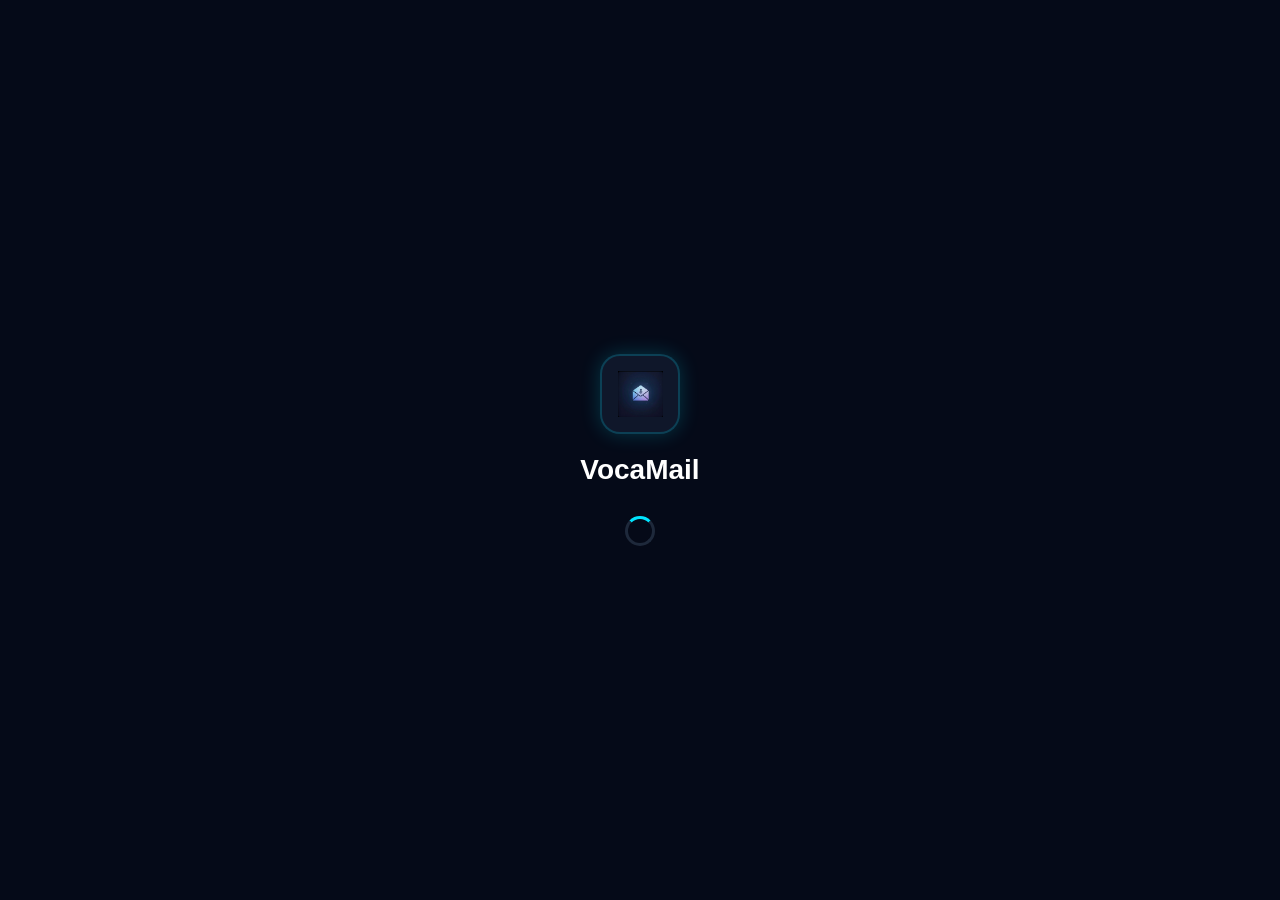
<file: index.html>
<!DOCTYPE html>
<html lang="en">
<head>
    <meta charset="UTF-8">
    <meta name="viewport" content="width=device-width, initial-scale=1.0">
    <title>VocaMail - Sign In</title>
    <link rel="stylesheet" href="style.css">
    </head>
<body>
    <div class="main-wrapper">
        <div class="header">
            <div class="logo-box">
                <img src="logo.png" alt="Logo"> </div>
            <h1>VocaMail</h1>
            <p>Smarter Email Through Voice & AI</p>
        </div>

        <div class="login-card">
            <h2>Sign In</h2>
            
            <form id="loginForm">
                <div class="input-group">
                    <label>EMAIL</label>
                    <input type="email" id="loginEmail" placeholder="demo@vocamail.ai" required>
                </div>

                <div class="input-group">
                    <label>PASSWORD</label>
                    <input type="password" id="loginPassword" placeholder="••••••" required>
                </div>

                <button type="submit" class="sign-in-btn">Sign In</button>
            </form>

            <p class="footer-text">Don't have an account? <a href="signup.html">Sign Up</a></p>
        </div>
        
        <p class="demo-info">Demo: demo@vocamail.ai / demo123</p>
    </div>

    <div id="splash">
        <div class="logo-box">
            <img src="logo.png" alt="Logo">
        </div>
        <h1>VocaMail</h1>
        <div class="loader"></div>
    </div>

    <script>
        // Splash screen logic (aapka original)
        setTimeout(function() {
            document.getElementById('splash').style.display = 'none';
        }, 3000);

        // Login Logic
        document.getElementById('loginForm').addEventListener('submit', function(e) {
            e.preventDefault();

            const email = document.getElementById('loginEmail').value;
            const pass = document.getElementById('loginPassword').value;

            // 1. LocalStorage se users ki list nikalna
            let users = JSON.parse(localStorage.getItem('users')) || [];

            // 2. Demo User handle karna (agar kisi ne signup nahi kiya tab bhi ye kaam karega)
            if (email === "demo@vocamail.ai" && pass === "demo123") {
                const demoUser = { name: "Demo User", email: email };
                localStorage.setItem('currentUser', JSON.stringify(demoUser));
                window.location.href = "dashboard.html"; // Aapke dashboard ka sahi naam yahan likhein
                return;
            }

            // 3. User ko verify karna
            const user = users.find(u => u.email === email && u.password === pass);

            if (user) {
                // Login successful - User session save karna
                localStorage.setItem('currentUser', JSON.stringify(user));
                alert("Welcome back, " + user.name + "!");
                window.location.href = "dashboard.html"; // Redirect to Inbox/Dashboard
            } else {
                // Galat details
                alert("Invalid Email or Password! Please try again or Sign Up.");
            }
        });
    </script>
</body>
</html>
</file>
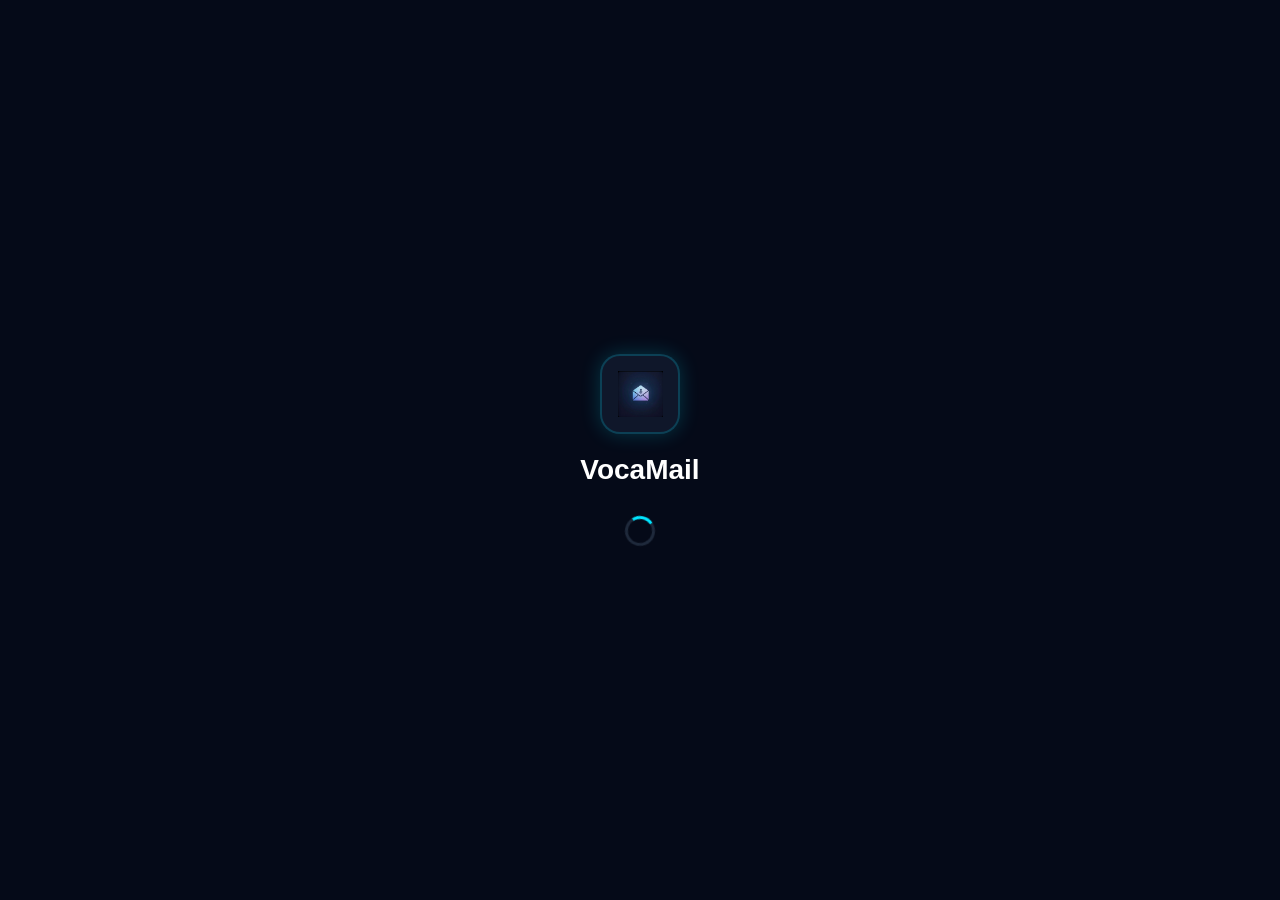
<file: dashboard.html>
<!DOCTYPE html>
<html lang="en">
<head>
  <meta charset="UTF-8">
  <meta name="viewport" content="width=device-width, initial-scale=1.0">
  <title>VocaMail - Dashboard</title>
  <link rel="stylesheet" href="https://cdnjs.cloudflare.com/ajax/libs/font-awesome/6.5.0/css/all.min.css">
  
  <style>
    * { margin: 0; padding: 0; box-sizing: border-box; font-family: 'Segoe UI', sans-serif; }
    body { background: #020617; color: white; min-height: 100vh; overflow-x: hidden; }

    .navbar { 
      display: flex; justify-content: space-between; align-items: center; 
      padding: 15px 20px; background: #0f172a; border-bottom: 1px solid #1e293b;
    }
    .nav-left { display: flex; align-items: center; gap: 20px; }
    .nav-left i { font-size: 20px; cursor: pointer; color: #94a3b8; }
    
    .search-box { display: none; background: #1e293b; border-radius: 8px; padding: 5px 15px; margin-left: 10px; }
    .search-box input { background: transparent; border: none; color: white; outline: none; padding: 5px; }

    .nav-right .avatar { 
      width: 35px; height: 35px; background: #0891b2; border-radius: 50%; 
      display: flex; align-items: center; justify-content: center; font-weight: bold; font-size: 14px;
      cursor: pointer;
    }

    .main-content { display: flex; flex-direction: column; align-items: center; justify-content: center; min-height: 80vh; text-align: center; padding: 20px; }
    .mic-icon-large { width: 120px; height: 120px; background: rgba(34, 211, 238, 0.1); border-radius: 50%; display: flex; align-items: center; justify-content: center; margin-bottom: 25px; border: 2px solid #22d3ee; box-shadow: 0 0 20px rgba(34, 211, 238, 0.2); cursor: pointer; }
    .mic-icon-large i { font-size: 40px; color: #22d3ee; }
    
    .sidebar { position: fixed; top: 0; left: -300px; width: 280px; height: 100%; background: #0f172a; z-index: 2000; transition: 0.3s ease; padding: 20px; border-right: 1px solid #1e293b; }
    .sidebar.active { left: 0; }
    .sidebar-header { display: flex; justify-content: space-between; align-items: center; color: #22d3ee; margin-bottom: 25px; }
    .compose-btn { background: #22d3ee; color: #020617; border: none; padding: 12px; border-radius: 12px; font-weight: bold; margin-bottom: 25px; cursor: pointer; width: 100%; }
    .user-card-sidebar { background: #1e293b; padding: 12px; border-radius: 12px; display: flex; align-items: center; gap: 10px; margin-bottom: 20px; cursor: pointer; }
    .menu-links a { display: flex; align-items: center; gap: 12px; padding: 12px; color: #94a3b8; text-decoration: none; border-radius: 10px; margin-bottom: 5px; }
    .menu-links a.active, .menu-links a:hover { background: rgba(34, 211, 238, 0.1); color: #22d3ee; }
    .sidebar-overlay { position: fixed; top: 0; left: 0; width: 100%; height: 100%; background: rgba(0,0,0,0.7); display: none; z-index: 1500; }
    .sidebar-overlay.active { display: block; }
    .float-mic { position: fixed; bottom: 30px; right: 30px; width: 60px; height: 60px; background: #22d3ee; border-radius: 50%; display: flex; align-items: center; justify-content: center; color: #020617; font-size: 24px; cursor: pointer; box-shadow: 0 4px 15px rgba(34, 211, 238, 0.4); }
    
    /* Dropdown Animation */
    .action-dropdown { animation: fadeIn 0.2s ease-out; }
    @keyframes fadeIn { from { opacity: 0; transform: translateY(-10px); } to { opacity: 1; transform: translateY(0); } }
  </style>
</head>
<body>

  <div id="sidebar" class="sidebar">
    <div class="sidebar-header">
      <div style="display:flex; align-items:center; gap:10px; font-weight:bold;"><i class="fas fa-microphone"></i> VocaMail</div>
      <i class="fas fa-times" id="close-btn" style="cursor:pointer;"></i>
    </div>
    <button class="compose-btn" onclick="location.href='mic.html'"><i class="fas fa-plus"></i> Compose Email</button>
    <div class="user-card-sidebar" onclick="showUserProfile()">
      <div class="avatar" id="sidebar-avatar" style="width:35px; height:35px; background:#0891b2; border-radius:50%; display:flex; align-items:center; justify-content:center; font-weight:bold;">--</div>
      <div style="font-size:12px;">
        <strong id="display-name" style="display:block;">Loading...</strong>
        <span id="display-email" style="color:#64748b;">Loading...</span>
      </div>
    </div>
    <nav class="menu-links">
      <a href="dashboard.html" class="active"><i class="fas fa-inbox"></i> Inbox</a>
      <a href="sent.html"><i class="fas fa-paper-plane"></i> Sent</a>
      <a href="draft.html"><i class="fas fa-file-alt"></i> Drafts</a>
      <a href="setting.html"><i class="fas fa-cog"></i> Settings</a>
      <a href="index.html" onclick="logout()" style="color:#f87171;"><i class="fas fa-sign-out-alt"></i> Logout</a>
    </nav>
  </div>

  <div id="overlay" class="sidebar-overlay"></div>

  <header class="navbar">
    <div class="nav-left">
      <i class="fas fa-bars" id="burger-menu"></i>
      <i class="fas fa-search" id="search-trigger" style="margin-left: 15px;"></i>
      <div class="search-box" id="search-box"><input type="text" placeholder="Search emails..."></div>
    </div>
    <div style="font-weight:600; font-size:18px;">Inbox</div>
    <div class="nav-right">
        <div class="avatar" id="nav-avatar" onclick="showUserProfile()" style="width:35px; height:35px; background:#0891b2; border-radius:50%; display:flex; align-items:center; justify-content:center; font-weight:bold; cursor:pointer;">--</div>
    </div>
  </header>

  <main class="main-content" id="main-container">
    <div class="mic-icon-large" onclick="location.href='mic.html'"><i class="fas fa-microphone"></i></div>
    <h1 id="welcome-msg">No Emails Yet</h1>
    <p>Start by sending your first voice email. Tap the mic button below!</p>
  </main>

  <div class="float-mic" onclick="location.href='mic.html'"><i class="fas fa-microphone"></i></div>

 <script>
    window.onload = function() {
        const currentUser = JSON.parse(localStorage.getItem('currentUser'));
        if (!currentUser) {
            window.location.href = "index.html";
            return;
        }
        document.getElementById('display-name').innerText = currentUser.name;
        document.getElementById('display-email').innerText = currentUser.email;
        const initials = currentUser.name.split(' ').map(n => n[0]).join('').toUpperCase();
        document.getElementById('sidebar-avatar').innerText = initials;
        document.getElementById('nav-avatar').innerText = initials;
        renderEmails();
    };

    function renderEmails() {
        const mainContainer = document.getElementById('main-container');
        const allEmails = JSON.parse(localStorage.getItem('allEmails')) || [];
        // FILTER: Jo draft ya trash nahi hain wahi inbox mein dikhenge
        const inboxEmails = allEmails.filter(email => email.status !== 'draft' && email.status !== 'trash');

        if (inboxEmails.length > 0) {
            mainContainer.innerHTML = ""; 
            mainContainer.style.justifyContent = "flex-start";
            mainContainer.style.height = "auto";
            mainContainer.style.paddingTop = "20px";

            inboxEmails.forEach(email => {
                const card = document.createElement('div');
                card.style.cssText = `background: #0f172a; border: 1px solid #1e293b; width: 100%; max-width: 800px; padding: 15px 20px; border-radius: 12px; margin-bottom: 12px; display: flex; justify-content: space-between; align-items: center; position: relative;`;
                card.innerHTML = `
                    <div style="text-align: left; flex: 1;">
                        <div style="color: #22d3ee; font-weight: bold; font-size: 13px;">To: ${email.receiver}</div>
                        <div style="font-size: 16px; margin: 4px 0; color: white;">${email.subject}</div>
                        <div style="color: #64748b; font-size: 13px;">${email.message.substring(0, 50)}...</div>
                    </div>
                    <div style="display: flex; align-items: center; gap: 15px;">
                        <div style="color: #64748b; font-size: 12px;">${email.time}</div>
                        <div style="position: relative;">
                            <i class="fas fa-ellipsis-v" onclick="toggleActionMenu(event, ${email.id})" style="cursor: pointer; color: #94a3b8; padding: 5px;"></i>
                            <div id="menu-${email.id}" class="action-dropdown" style="display: none; position: absolute; right: 0; top: 25px; 
                            background: #1e293b; border: 1px solid #334155; border-radius: 8px; z-index: 100; min-width: 120px; box-shadow: 0 4px 15px rgba(0,0,0,0.5);">
                                <div onclick="replyEmail(${email.id}, '${email.receiver}', '${email.subject}', \`${email.message}\`)" 
                                style="padding: 10px; color: #22d3ee; cursor: pointer; border-bottom: 1px solid #334155; font-size: 14px;">
                                 <i class="fas fa-reply"></i> Reply</div>
                                <div onclick="deleteEmail(${email.id})" style="padding: 10px; color: #f87171; cursor: pointer; font-size: 14px;">
                                    <i class="fas fa-trash"></i> Delete
                                </div>
                            </div>
                        </div>
                    </div>`;
                mainContainer.appendChild(card);
            });
        } else {
            mainContainer.innerHTML = `<div class="mic-icon-large" onclick="location.href='mic.html'"><i class="fas fa-microphone"></i></div><h1>No Emails Yet</h1><p>Start by sending your first voice email.</p>`;
        }
    }

    function deleteEmail(id) {
        let allEmails = JSON.parse(localStorage.getItem('allEmails')) || [];
        allEmails = allEmails.map(email => {
            if(email.id === id) email.status = 'draft'; 
            return email;
        });
        localStorage.setItem('allEmails', JSON.stringify(allEmails));
        alert("Moved to Drafts!");
        renderEmails();
    }

    function toggleActionMenu(event, id) {
        event.stopPropagation();
        document.querySelectorAll('.action-dropdown').forEach(el => {
            if(el.id !== 'menu-' + id) el.style.display = 'none';
        });
        const menu = document.getElementById('menu-' + id);
        menu.style.display = menu.style.display === 'block' ? 'none' : 'block';
    }

    // Dashboard.html ke script mein ye update karein
function replyEmail(id, receiver, subject, message) {
    const replyData = {
        id: id,
        to: receiver,
        subject: "Re: " + subject,
        message: message // Ye line important hai content dikhane ke liye
    };
    localStorage.setItem('replyToData', JSON.stringify(replyData));
    window.location.href = 'replay.html';
    

}

// Aur jahan loop chal raha hai renderEmails mein, wahan onclick aise update karein:
// onclick="replyEmail(${email.id}, '${email.receiver}', '${email.subject}', '${email.message}')"

    window.onclick = () => document.querySelectorAll('.action-dropdown').forEach(el => el.style.display = 'none');
    
    const burger = document.getElementById('burger-menu'), sidebar = document.getElementById('sidebar'), overlay = document.getElementById('overlay'), closeBtn = document.getElementById('close-btn');
    burger.onclick = () => { sidebar.classList.add('active'); overlay.classList.add('active'); };
    const hideSidebar = () => { sidebar.classList.remove('active'); overlay.classList.remove('active'); };
    closeBtn.onclick = hideSidebar; overlay.onclick = hideSidebar;

    document.getElementById('search-trigger').onclick = () => {
        const sb = document.getElementById('search-box');
        sb.style.display = (sb.style.display === 'block') ? 'none' : 'block';
    };

    function showUserProfile() {
        const user = JSON.parse(localStorage.getItem('currentUser'));
        alert(`Account Details:\nName: ${user.name}\nEmail: ${user.email}`);
    }

    function logout() {
        localStorage.removeItem('currentUser');
        window.location.href = "index.html";
    }
</script>
</file>
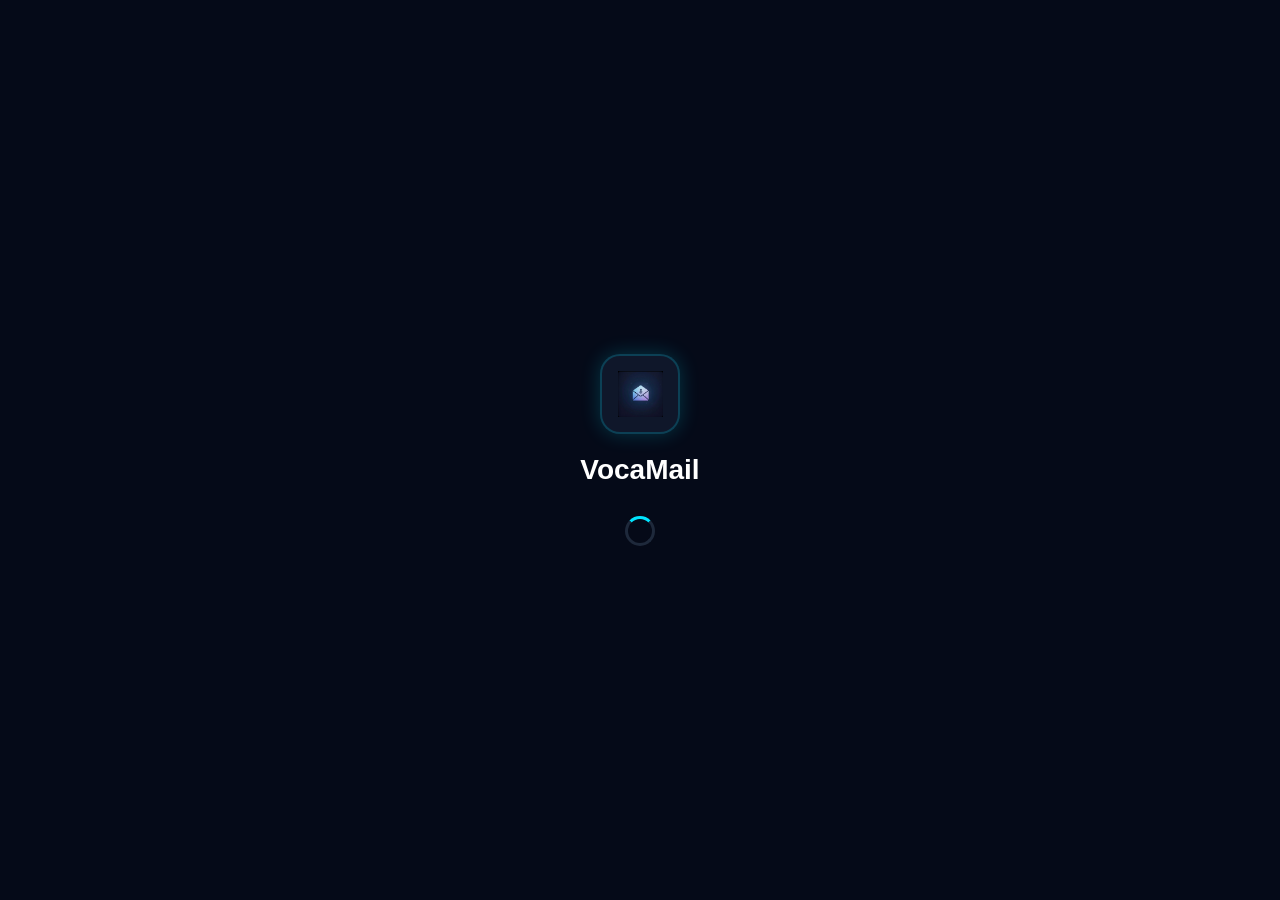
<file: draft.html>
<!DOCTYPE html>
<html lang="en">
<head>
    <meta charset="UTF-8">
    <meta name="viewport" content="width=device-width, initial-scale=1.0">
    <title>Drafts - VocaMail</title>
    <link rel="stylesheet" href="style.css">
    <link href="https://cdnjs.cloudflare.com/ajax/libs/font-awesome/6.5.0/css/all.min.css" rel="stylesheet">
    <style>
        /* Search Box styling - Pehle ki tarah hidden */
        .search-container {
            display: none;
            background: #1e293b;
            border-radius: 8px;
            padding: 5px 12px;
            margin-left: 10px;
        }
        .search-container input {
            background: transparent; border: none; color: white; outline: none; width: 150px;
        }
        .nav-left { display: flex; align-items: center; }
        .avatar, .user-card-sidebar, .avatar-sidebar { cursor: pointer; }
    </style>
</head>

<body>

<div id="sidebar" class="sidebar">
    <div class="sidebar-header">
        <div class="sidebar-logo">
            <i class="fas fa-microphone"></i>
            <span>VocaMail</span>
        </div>
        <i class="fas fa-times" id="close-btn" style="cursor:pointer;"></i>
    </div>

    <button class="compose-btn" onclick="location.href='mic.html'">
        <i class="fas fa-pencil-alt"></i> Compose Email
    </button>

    <div class="user-card-sidebar" onclick="showUserProfile()">
        <div class="avatar-sidebar" id="side-avatar">--</div>
        <div class="user-info-sidebar">
            <strong id="side-name">Loading...</strong>
            <span id="side-email">Loading...</span>
        </div>
    </div>

    <nav class="menu-links">
        <a href="dashboard.html"><i class="fas fa-inbox"></i> Inbox</a>
        <a href="sent.html"><i class="fas fa-paper-plane"></i> Sent</a>
        <a href="draft.html" class="active"><i class="fas fa-file-alt"></i> Drafts</a>
        <div class="menu-divider"></div>
        <a href="setting.html"><i class="fas fa-cog"></i> Settings</a>
        <a href="#" onclick="logout()" class="logout-link"><i class="fas fa-sign-out-alt"></i> Logout</a>
    </nav>
</div>

<div id="overlay" class="sidebar-overlay"></div>

<header class="navbar">
    <div class="nav-left">
        <i class="fas fa-bars" id="burger-menu" style="cursor:pointer;"></i>
        <i class="fas fa-search" id="search-icon" style="cursor:pointer; margin-left: 20px;"></i>
        <div class="search-container" id="search-box">
            <input type="text" placeholder="Search drafts...">
        </div>
    </div>

    <div class="nav-title" style="font-weight: 600; font-size: 18px;">
        Drafts
    </div>

    <div class="nav-right">
        <div class="avatar" id="top-avatar" onclick="showUserProfile()">--</div>
    </div>
</header>

<main class="main-content">
    <div class="center-box" style="display: flex; flex-direction: column; align-items: center; justify-content: center; height: 70vh; text-align: center;">
        <div class="mic-glow" onclick="location.href='mic.html'" style="width: 120px; height: 120px; background: rgba(34, 211, 238, 0.1); border-radius: 50%; display: flex; align-items: center; justify-content: center; margin-bottom: 25px; border: 2px solid #22d3ee; cursor: pointer;">
            <i class="fas fa-microphone" style="font-size: 40px; color: #22d3ee;"></i>
        </div>

        <h1>No Drafts</h1>
        <p style="color: #64748b; max-width: 300px; margin: 0 auto;">
            You don't have any saved drafts. 
            Drafts are saved automatically when you stop composing.
        </p>
    </div>
</main>

<button class="floating-mic" onclick="location.href='mic.html'">
    <i class="fas fa-microphone"></i>
</button>

<script>
    const burger = document.getElementById('burger-menu'), sidebar = document.getElementById('sidebar'), overlay = document.getElementById('overlay'), closeBtn = document.getElementById('close-btn');
    burger.onclick = () => { sidebar.classList.add('active'); overlay.classList.add('active'); };
    const hideSidebar = () => { sidebar.classList.remove('active'); overlay.classList.remove('active'); };
    closeBtn.onclick = hideSidebar; overlay.onclick = hideSidebar;

    window.onload = function() {
        const user = JSON.parse(localStorage.getItem('currentUser'));
        if (user) {
            document.getElementById('side-name').innerText = user.name;
            document.getElementById('side-email').innerText = user.email;
            const initials = user.name.split(' ').map(n => n[0]).join('').toUpperCase();
            document.getElementById('side-avatar').innerText = initials;
            document.getElementById('top-avatar').innerText = initials;
            renderDrafts(); // Correct function call
        } else {
            window.location.href = "index.html";
        }
    };

    function renderDrafts() {
        const mainContent = document.querySelector('.main-content');
        const allEmails = JSON.parse(localStorage.getItem('allEmails')) || [];
        // FILTER: Sirf wahi dikhao jinka status 'draft' hai
        const draftEmails = allEmails.filter(email => email.status === 'draft');

        if (draftEmails.length > 0) {
            mainContent.innerHTML = "";
            mainContent.style.display = "block";
            mainContent.style.padding = "20px";

            draftEmails.forEach(email => {
                const card = document.createElement('div');
                card.style.cssText = `background: #0f172a; border: 1px solid #1e293b; padding: 15px 20px; border-radius: 12px; margin-bottom: 12px; display: flex; justify-content: space-between; align-items: center; text-align: left; max-width: 800px; margin-left: auto; margin-right: auto;`;
                card.innerHTML = `
                    <div>
                        <div style="color: #22d3ee; font-weight: bold; font-size: 13px;">Draft To: ${email.receiver}</div>
                        <div style="font-size: 16px; margin: 4px 0; color: white;">${email.subject}</div>
                        <div style="color: #64748b; font-size: 13px;">${email.message.substring(0, 50)}...</div>
                    </div>
                    <div style="color: #64748b; font-size: 12px;">${email.time}</div>`;
                mainContent.appendChild(card);
            });
        }
    }

    const searchIcon = document.getElementById('search-icon'), searchBox = document.getElementById('search-box');
    searchIcon.onclick = () => {
        searchBox.style.display = (searchBox.style.display === 'block') ? 'none' : 'block';
        if(searchBox.style.display === 'block') searchBox.querySelector('input').focus();
    };

    function showUserProfile() {
        const user = JSON.parse(localStorage.getItem('currentUser'));
        if(user) alert(`Drafts Owner:\nName: ${user.name}\nEmail: ${user.email}`);
    }

    function logout() {
        localStorage.removeItem('currentUser');
        window.location.href = "index.html";
    }
</script>
</file>
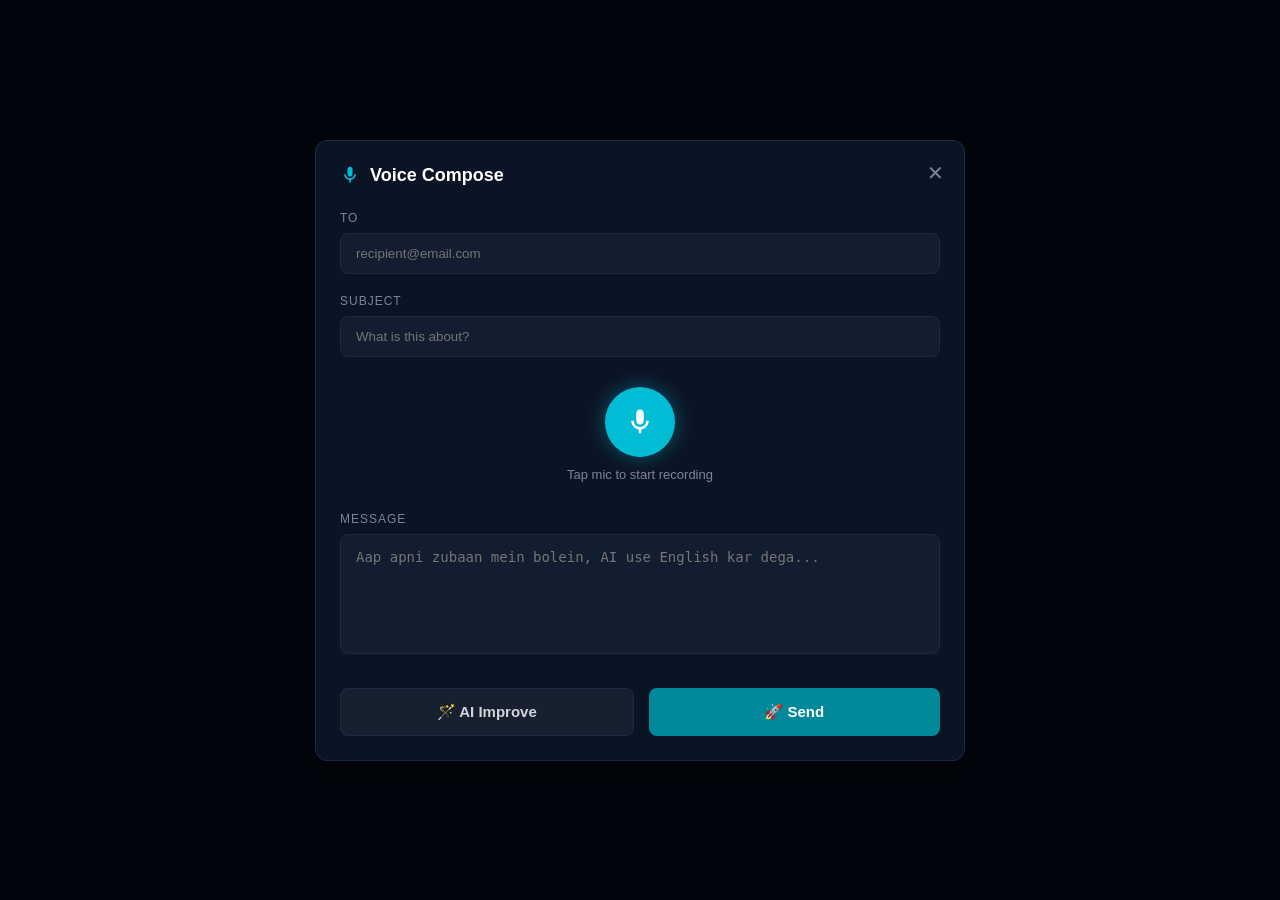
<file: mic.html>
<!DOCTYPE html>
<html lang="en">
<head>
    <meta charset="UTF-8">
    <meta name="viewport" content="width=device-width, initial-scale=1.0">
    <title>Voice Compose Modal</title>
    <style>
        /* Aapka Original CSS (Bina kisi badlav ke) */
        :root { --bg-body: #02060c; --bg-modal: #0b1424; --input-bg: #121d2f; --accent-cyan: #00bcd4; --text-gray: #7a869a; --border-color: #1c2b41; }
        body { background-color: var(--bg-body); color: white; font-family: 'Inter', sans-serif; margin: 0; display: flex; justify-content: center; align-items: center; height: 100vh; }
        .modal { background-color: var(--bg-modal); width: 600px; border-radius: 12px; padding: 24px; position: relative; box-shadow: 0 10px 40px rgba(0,0,0,0.5); border: 1px solid var(--border-color); }
        .header { display: flex; align-items: center; margin-bottom: 25px; font-size: 18px; font-weight: 600; }
        .header svg { margin-right: 10px; fill: var(--accent-cyan); }
        .close-btn { position: absolute; right: 20px; top: 20px; color: var(--text-gray); cursor: pointer; font-size: 20px; }
        .field-label { font-size: 12px; color: var(--text-gray); margin-bottom: 8px; text-transform: uppercase; letter-spacing: 1px; }
        .input-group { margin-bottom: 20px; }
        input, textarea { width: 100%; background: var(--input-bg); border: 1px solid var(--border-color); border-radius: 8px; padding: 12px 15px; color: white; box-sizing: border-box; outline: none; }
        textarea { height: 120px; resize: none; font-size: 14px; line-height: 1.5; }
        .mic-container { text-align: center; margin: 30px 0; }
        .mic-button { width: 70px; height: 70px; background: var(--accent-cyan); border-radius: 50%; border: none; cursor: pointer; box-shadow: 0 0 20px rgba(0, 188, 212, 0.4); display: flex; justify-content: center; align-items: center; margin: 0 auto; transition: 0.3s; }
        .mic-button.listening { animation: pulse 1.5s infinite; background: #ff3b3b; box-shadow: 0 0 20px rgba(255, 59, 59, 0.4); }
        .mic-instruction { color: var(--text-gray); font-size: 13px; margin-top: 10px; }
        .footer-btns { display: flex; justify-content: space-between; margin-top: 30px; gap: 15px; }
        .btn { padding: 14px 0; border-radius: 8px; cursor: pointer; font-weight: 600; font-size: 15px; border: none; display: flex; align-items: center; justify-content: center; flex: 1; transition: 0.2s; }
        .btn-ai { background: rgba(255, 255, 255, 0.05); color: #d1d5db; border: 1px solid var(--border-color); }
        .btn-send { background: #00899b; color: white; }
        @keyframes pulse { 0% { transform: scale(1); } 50% { transform: scale(1.1); } 100% { transform: scale(1); } }
    </style>
</head>
<body>

    <div class="modal">
        <span class="close-btn" onclick="window.location.href='dashboard.html'">✕</span>
        
        <div class="header">
            <svg width="20" height="20" viewBox="0 0 24 24"><path d="M12 14c1.66 0 3-1.34 3-3V5c0-1.66-1.34-3-3-3S9 3.34 9 5v6c0 1.66 1.34 3 3 3z"/><path d="M17 11c0 2.76-2.24 5-5 5s-5-2.24-5-5H5c0 3.53 2.61 6.43 6 6.92V21h2v-3.08c3.39-.49 6-3.39 6-6.92h-2z"/></svg>
            Voice Compose
        </div>

        <div class="input-group">
            <div class="field-label">To</div>
            <input type="email" id="email-to" placeholder="recipient@email.com">
        </div>

        <div class="input-group">
            <div class="field-label">Subject</div>
            <input type="text" id="email-subject" placeholder="What is this about?">
        </div>

        <div class="mic-container">
            <button class="mic-button" id="mic-trigger">
                <svg width="30" height="30" fill="white" viewBox="0 0 24 24"><path d="M12 14c1.66 0 3-1.34 3-3V5c0-1.66-1.34-3-3-3S9 3.34 9 5v6c0 1.66 1.34 3 3 3z"/><path d="M17 11c0 2.76-2.24 5-5 5s-5-2.24-5-5H5c0 3.53 2.61 6.43 6 6.92V21h2v-3.08c3.39-.49 6-3.39 6-6.92h-2z"/></svg>
            </button>
            <div class="mic-instruction" id="mic-status">Tap mic to start recording</div>
        </div>

        <div class="input-group">
            <div class="field-label">Message</div>
            <textarea id="email-message" placeholder="Aap apni zubaan mein bolein, AI use English kar dega..."></textarea>
        </div>

        <div class="footer-btns">
            <button class="btn btn-ai" onclick="improveAI()">🪄 AI Improve</button>
            <button class="btn btn-send" onclick="sendEmail()">🚀 Send</button>
        </div>
    </div>

<script>
const micBtn = document.getElementById('mic-trigger');
const statusText = document.getElementById('mic-status');
const messageArea = document.getElementById('email-message');
const subjectArea = document.getElementById('email-subject');

const SpeechRecognition = window.SpeechRecognition || window.webkitSpeechRecognition;
let isListening = false;
let recognition;

if (SpeechRecognition) {

    recognition = new SpeechRecognition();

    // 🔥 Best setting for Hindi + Urdu + English in Roman output
    recognition.lang = 'EN-IN';

    recognition.continuous = true;
    recognition.interimResults = true;

    let finalTranscript = '';

    micBtn.onclick = () => {

        if (!isListening) {
            finalTranscript = ''; // reset every new recording
            recognition.start();
            isListening = true;
            micBtn.classList.add('listening');
            statusText.innerText = "Listening... Bolna shuru karein";
        } else {
            recognition.stop();
            isListening = false;
            micBtn.classList.remove('listening');
            statusText.innerText = "Stopped. Tap again to record.";
        }
    };

    recognition.onresult = (event) => {

        let interimTranscript = '';

        for (let i = event.resultIndex; i < event.results.length; ++i) {

            let transcript = event.results[i][0].transcript.trim();

            // 🔥 Double word prevention
            if (event.results[i].isFinal) {

                if (!finalTranscript.endsWith(transcript + " ")) {
                    finalTranscript += transcript + " ";
                }

            } else {
                interimTranscript = transcript;
            }
        }

        // 🔥 Real-time update (no repetition)
        messageArea.value = (finalTranscript + interimTranscript)
            .replace(/\s+/g, ' ')   // extra spaces remove
            .trim();
    };

    recognition.onerror = (event) => {
        micBtn.classList.remove('listening');
        isListening = false;
        statusText.innerText = "Error: " + event.error;
    };

    recognition.onend = () => {
        if (isListening) {
            recognition.start(); // auto-restart to prevent audio cut
        }
    };

} else {
    statusText.innerText = "Browser not supported";
}

    
 // --- 2. Advanced AI Translation & Improvement (Updated) ---
async function improveAI() {

    const rawText = messageArea.value.trim();
    if (!rawText) return alert("Pehle message likho ya bolo.");

    statusText.innerText = "✨ AI improving...";

    const API_KEY = "AIzaSyBBVg1wVljQ3xiXLxN_fV0mBZJYA9DSCtw";

    try {
        // --- Updated URL and Fetch Logic ---
const response = await fetch(
    `https://generativelanguage.googleapis.com/v1beta/models/gemini-1.5-flash:generateContent?key=${API_KEY}`, 
    {
        method: "POST",
        headers: {
            "Content-Type": "application/json"
        },
        body: JSON.stringify({
            contents: [{
                parts: [{
                    text: "Convert the following WhatsApp style message into a professional, grammatically correct English email without extra explanation. Give only the improved text:\n\n" + rawText
                }]
            }]
        })
    }
);

        const data = await response.json();

        console.log("API RESPONSE:", data);

        if (data.candidates && data.candidates.length > 0) {
            messageArea.value = data.candidates[0].content.parts[0].text;
            statusText.innerText = "✅ Improved Successfully!";
        } else {
            statusText.innerText = "⚠️ No response from AI";
        }

    } catch (error) {
        console.error(error);
        statusText.innerText = "❌ AI Error!";
    }
}

        // --- 3. Real Storage Sync (Dashboard Connection) ---
        function sendEmail() {
            const to = document.getElementById('email-to').value;
            if(!to) return alert("Recipient's email is required!");

            const newEmail = {
                id: Date.now(),
                sender: "Me",
                receiver: to,
                subject: subjectArea.value || "No Subject",
                message: messageArea.value,
                status: 'sent', // Sent box mein jayega
                time: new Date().toLocaleTimeString([], {hour: '2-digit', minute:'2-digit'})
            };

            // LocalStorage mein save karna
            let allEmails = JSON.parse(localStorage.getItem('allEmails')) || [];
            allEmails.unshift(newEmail); // Sabse upar add karo
            localStorage.setItem('allEmails', JSON.stringify(allEmails));

            alert("🚀 Email sent successfully!");
            window.location.href = 'dashboard.html';
        }
    </script>
</body>
</html>
</file>
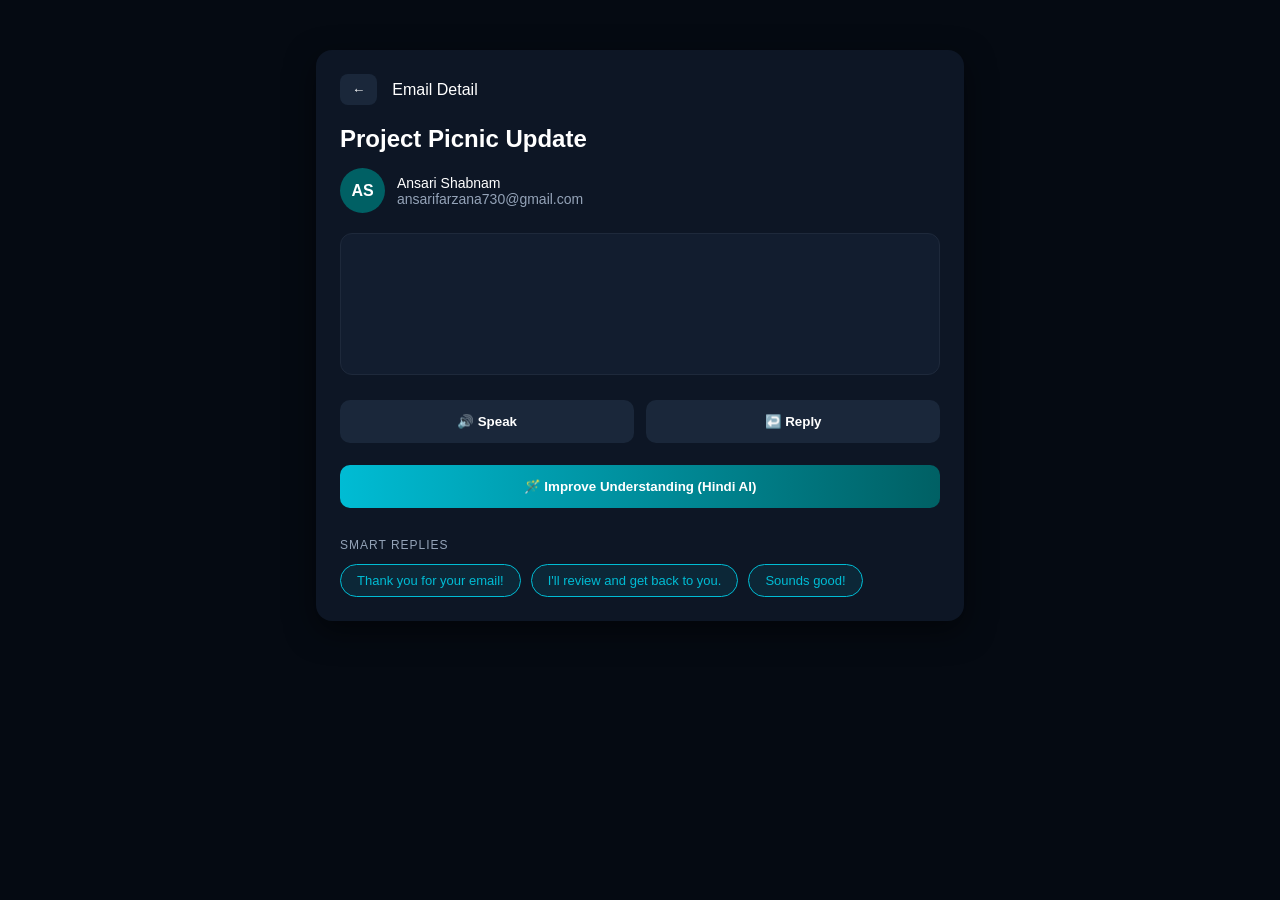
<file: replay.html>
<!DOCTYPE html>
<html lang="en">
<head>
    <meta charset="UTF-8">
    <meta name="viewport" content="width=device-width, initial-scale=1.0">
    <title>Email Detail - AI Assistant</title>
    <style>
        :root {
            --bg-dark: #050a12;
            --card-bg: #0d1625;
            --input-bg: #121d2f;
            --accent-cyan: #00bcd4;
            --text-gray: #94a3b8;
            --danger-red: #3b1e1e;
            --text-red: #ef4444;
        }

        body {
            background-color: var(--bg-dark);
            color: white;
            font-family: 'Inter', sans-serif;
            margin: 0;
            display: flex;
            justify-content: center;
            padding-top: 50px;
        }

        .email-container {
            width: 100%;
            max-width: 600px;
            background: var(--card-bg);
            border-radius: 16px;
            padding: 24px;
            box-shadow: 0 10px 30px rgba(0,0,0,0.5);
        }

        /* Header */
        .header {
            display: flex;
            align-items: center;
            margin-bottom: 20px;
        }
        .back-btn {
            background: #1a273a;
            border: none;
            color: white;
            padding: 8px 12px;
            border-radius: 8px;
            cursor: pointer;
            margin-right: 15px;
        }

        /* User Info */
        .subject-line { font-size: 24px; font-weight: bold; margin-bottom: 15px; }
        
        .sender-info {
            display: flex;
            align-items: center;
            gap: 12px;
            margin-bottom: 20px;
        }
        .avatar {
            width: 45px; height: 45px;
            background: #006064;
            border-radius: 50%;
            display: flex;
            justify-content: center;
            align-items: center;
            font-weight: bold;
        }
        .sender-details div { font-size: 14px; }
        .sender-email { color: var(--text-gray); font-size: 12px; }

        /* Message Body */
        .message-box {
            background: var(--input-bg);
            padding: 20px;
            border-radius: 12px;
            line-height: 1.6;
            margin-bottom: 25px;
            min-height: 100px;
            border: 1px solid #1e293b;
        }

        /* Action Buttons Grid */
        .actions-grid {
            display: grid;
            grid-template-columns: 1fr 1fr;
            gap: 12px;
            margin-bottom: 30px;
        }

        .btn {
            padding: 14px;
            border-radius: 10px;
            border: none;
            cursor: pointer;
            font-weight: 600;
            display: flex;
            align-items: center;
            justify-content: center;
            gap: 8px;
            color: white;
            transition: 0.2s;
        }

        .btn-secondary { background: #1a273a; }
        .btn-secondary:hover { background: #24344d; }
        .btn-delete { background: var(--danger-red); color: var(--text-red); }
        .btn-delete:hover { background: #5a2626; }

        /* Smart Replies */
        .smart-replies-title {
            font-size: 12px;
            color: var(--text-gray);
            text-transform: uppercase;
            letter-spacing: 1px;
            margin-bottom: 12px;
        }
        .smart-chips {
            display: flex;
            flex-wrap: wrap;
            gap: 10px;
        }
        .chip {
            background: rgba(0, 188, 212, 0.1);
            border: 1px solid var(--accent-cyan);
            color: var(--accent-cyan);
            padding: 8px 16px;
            border-radius: 20px;
            font-size: 13px;
            cursor: pointer;
        }
        /* reply.html ke <style> section ke andar sabse niche */
.btn-long {
    grid-column: 1 / -1; /* Dono columns ko cover karega */
    background: linear-gradient(90deg, #00bcd4, #006064) !important;
    margin-top: 10px;
}
    </style>
</head>
<body>

    <div class="email-container" id="email-page">
        <div class="header">
            <button class="back-btn">←</button>
            <span>Email Detail</span>
        </div>

        <div class="subject-line">Project Picnic Update</div>

        <div class="sender-info">
            <div class="avatar">AS</div>
            <div class="sender-details">
                <div>Ansari Shabnam</div>
                <div class="sender-email">ansarifarzana730@gmail.com</div>
            </div>
        </div>

        <div class="message-box" id="email-body"></div>

       <div class="actions-grid">
    <button class="btn btn-secondary" onclick="speakText()">
        🔊 Speak
    </button>
    
    <button class="btn btn-secondary" onclick="manualReply()">
        ↩️ Reply
    </button>

    <button class="btn btn-long" onclick="improveUnderstand()">
        🪄 Improve Understanding (Hindi AI)
    </button>
    
</div>

        <div class="smart-replies-title">Smart Replies</div>
        <div class="smart-chips">
            <div class="chip" onclick="quickSend('Thank you for your email!')">Thank you for your email!</div>
            <div class="chip" onclick="quickSend('I\'ll review and get back to you.')">I'll review and get back to you.</div>
            <div class="chip" onclick="quickSend('Sounds good!')">Sounds good!</div>
        </div>
    </div>

    <script>
        // 1. Text to Speech (Speaker Function)
        function speakText() {
            const text = document.getElementById('email-body').innerText;
            const utterance = new SpeechSynthesisUtterance(text);
            utterance.lang = 'en-US';
            utterance.rate = 0.9; // Thoda natural sound ke liye slow rate
            window.speechSynthesis.speak(utterance);
        }
        async function improveAI() {

    const rawText = messageArea.value.trim();
    if (!rawText) return alert("Pehle message likho ya bolo.");

    statusText.innerText = "✨ AI improving...";

    const API_KEY = "AIzaSyBBVg1wVljQ3xiXLxN_fV0mBZJYA9DSCtw";

    try {
        const response = await fetch(
            "https://generativelanguage.googleapis.com/v1beta/models/gemini-1.5-flash-latest:generateContent?key=" + API_KEY,
            {
                method: "POST",
                headers: {
                    "Content-Type": "application/json"
                },
                body: JSON.stringify({
                    contents: [{
                        parts: [{
                            text: "Convert the following WhatsApp style message into a professional, grammatically correct English email without extra explanation:\n\n" + rawText
                        }]
                    }]
                })
            }
        );

        const data = await response.json();

        console.log("API RESPONSE:", data);

        if (data.candidates && data.candidates.length > 0) {
            messageArea.value = data.candidates[0].content.parts[0].text;
            statusText.innerText = "✅ Improved Successfully!";
        } else {
            statusText.innerText = "⚠️ No response from AI";
        }

    } catch (error) {
        console.error(error);
        statusText.innerText = "❌ AI Error!";
    }
}
async function improveUnderstand() {
    // 1. Pura email text nikalna
    const emailBox = document.getElementById('email-body');
    const rawText = emailBox.innerText;

    // 2. Apni Nayi API Key yahan dalo (Jo aapne abhi banayi hai)
    const API_KEY = "YOUR_NEW_GEMINI_KEY"; 

    alert("AI is analyzing the email meaning...");

    try {
        const response = await fetch(
            `https://generativelanguage.googleapis.com/v1beta/models/gemini-1.5-flash:generateContent?key=${API_KEY}`,
            {
                method: "POST",
                headers: { "Content-Type": "application/json" },
                body: JSON.stringify({
                    contents: [{
                        parts: [{
                            text: "Read this email and explain its core meaning in very simple, easy-to-understand Hindi for someone who doesn't know English well: " + rawText
                        }]
                    }]
                })
            }
        );

        const data = await response.json();

        if (data.candidates && data.candidates[0].content.parts[0].text) {
            const hindiExplanation = data.candidates[0].content.parts[0].text;

            // Purani explanation box ko hatana agar hai toh
            const existingBox = document.querySelector('.ai-hindi-box');
            if(existingBox) existingBox.remove();

            // Naya explanation box screen par dikhana
            const infoBox = document.createElement('div');
            infoBox.className = "ai-hindi-box";
            infoBox.style.cssText = "margin-top:15px; padding:15px; background:#1e293b; border:1px solid #00bcd4; border-radius:12px; color:#22d3ee; font-size:14px; line-height:1.6;";
            infoBox.innerHTML = `<strong>🤖 AI Meaning (Hindi):</strong><br>${hindiExplanation}`;
            
            emailBox.appendChild(infoBox);
        }
    } catch (err) {
        console.error(err);
        alert("AI Connection Error! Please check your internet or API Key.");
    }
}




    </script>
    <script>
    // 1. Dashboard se aane wala data load karna
    window.onload = function() {
        const rawData = localStorage.getItem('replyToData');
        if (rawData) {
            const replyData = JSON.parse(rawData);
            
            // Subject line ko update karna (Dashboard se aaya hua subject)
            if(replyData.subject) {
                document.querySelector('.subject-line').innerText = replyData.subject;
            }
            
            // Sender email ko update karna
            if(replyData.to) {
                document.querySelector('.sender-email').innerText = replyData.to;
            }
            if(replyData.message) {
    document.getElementById('email-body').innerHTML = `
        <div style="border-left:3px solid #00bcd4; padding-left:10px;">
            <strong>Original Message:</strong><br><br>
            ${replyData.message}
        </div>
    `;
}
            
            // Kaam hone ke baad temporary data clear karein
            // localStorage.removeItem('replyToData'); 
        }
    };

    // 2. Back Button functionality
    document.querySelector('.back-btn').onclick = function() {
        window.location.href = 'dashboard.html';
    };

    // 3. Text to Speech (Speaker Function)
    function speakText() {
        const text = document.getElementById('email-body').innerText;
        const utterance = new SpeechSynthesisUtterance(text);
        utterance.lang = 'en-US';
        utterance.rate = 0.9;
        window.speechSynthesis.speak(utterance);
    }


    // 5. Manual Reply (Navigate to Mic page for voice reply)
    function manualReply() {
        window.location.href = 'mic.html';
    }


    function quickSend(msg) {
        alert("Sending Quick Reply: " + msg);
        window.location.href = 'dashboard.html';
    }
</script>
</body>
</html>
</file>
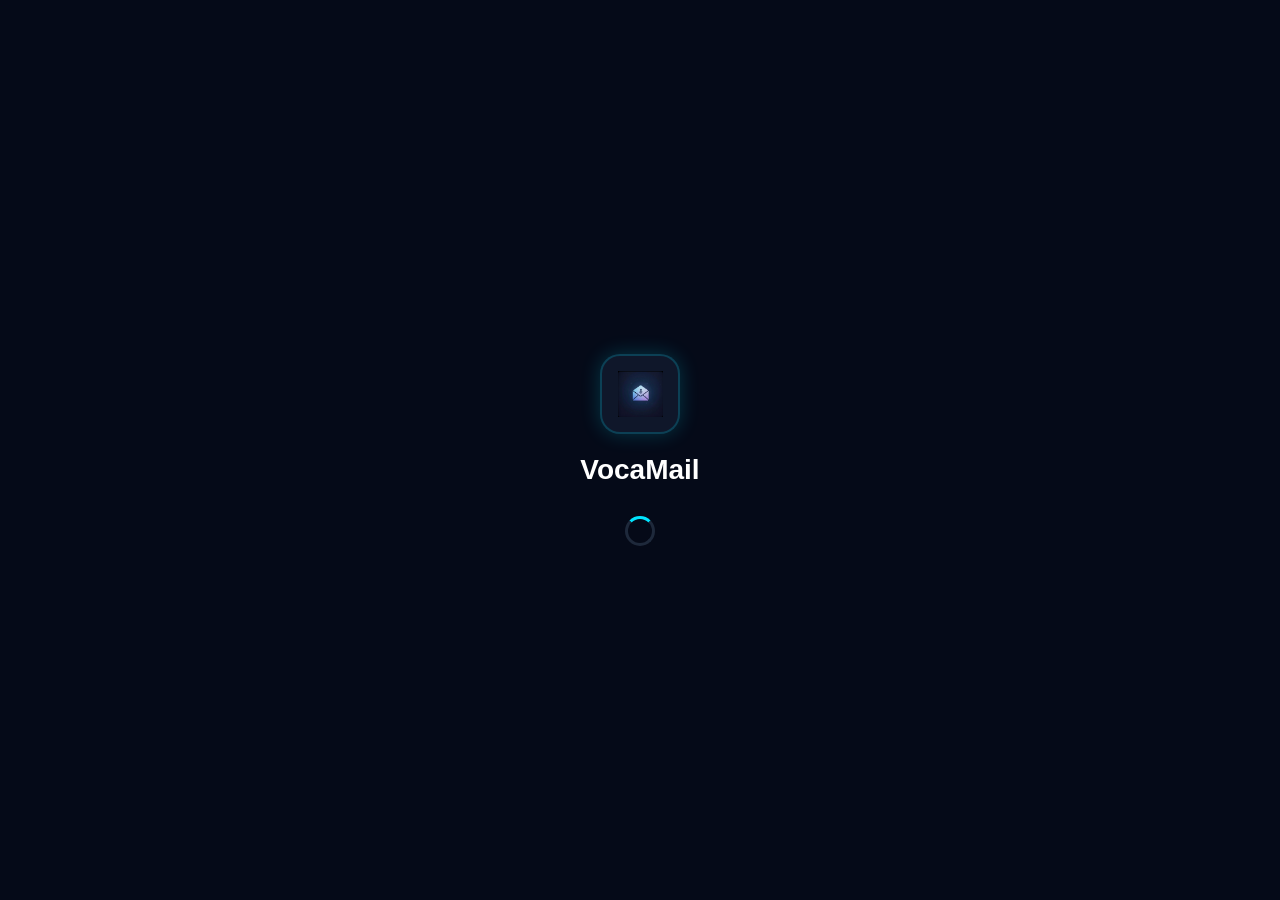
<file: sent.html>
<!DOCTYPE html>
<html lang="en">
<head>
    <meta charset="UTF-8">
    <meta name="viewport" content="width=device-width, initial-scale=1.0">
    <title>Sent - VocaMail</title>
    <link rel="stylesheet" href="style.css">
    <link href="https://cdnjs.cloudflare.com/ajax/libs/font-awesome/6.5.0/css/all.min.css" rel="stylesheet">
    <style>
        /* Search Box styling (Interface change nahi karega, bas functionality add karega) */
        .search-container {
            display: none;
            background: #1e293b;
            border-radius: 8px;
            padding: 5px 12px;
            margin-left: 10px;
        }
        .search-container input {
            background: transparent; border: none; color: white; outline: none; width: 150px;
        }
        .nav-left { display: flex; align-items: center; }
        .avatar, .user-card-sidebar { cursor: pointer; }
    </style>
</head>

<body>

<div id="sidebar" class="sidebar">
    <div class="sidebar-header">
        <div class="sidebar-logo">
            <i class="fas fa-microphone"></i>
            <span>VocaMail</span>
        </div>
        <i class="fas fa-times" id="close-btn" style="cursor:pointer;"></i>
    </div>

    <button class="compose-btn" onclick="location.href='mic.html'">
        <i class="fas fa-pencil-alt"></i> Compose Email
    </button>

    <div class="user-card-sidebar" onclick="showUserProfile()">
        <div class="avatar-sidebar" id="side-avatar">AS</div>
        <div class="user-info-sidebar">
            <strong id="side-name">Loading...</strong>
            <span id="side-email">Loading...</span>
        </div>
    </div>

    <nav class="menu-links">
        <a href="dashboard.html"><i class="fas fa-inbox"></i> Inbox</a>
        <a href="sent.html" class="active"><i class="fas fa-paper-plane"></i> Sent</a>
        <a href="draft.html"><i class="fas fa-file-alt"></i> Drafts</a>
        <div class="menu-divider"></div>
        <a href="setting.html"><i class="fas fa-cog"></i> Settings</a>
        <a href="#" onclick="logout()" class="logout-link"><i class="fas fa-sign-out-alt"></i> Logout</a>
    </nav>
</div>

<div id="overlay" class="sidebar-overlay"></div>

<header class="navbar">
    <div class="nav-left">
        <i class="fas fa-bars" id="burger-menu" style="cursor:pointer;"></i>
        <i class="fas fa-search" id="search-icon" style="cursor:pointer; margin-left: 20px;"></i>
        <div class="search-container" id="search-box">
            <input type="text" placeholder="Search sent emails...">
        </div>
    </div>

    <div class="nav-title" style="font-weight: 600; font-size: 18px;">
        Sent
    </div>

    <div class="nav-right">
        <div class="avatar" id="top-avatar" onclick="showUserProfile()">AS</div>
    </div>
</header>

<main class="main-content">
    <div class="center-box" style="display: flex; flex-direction: column; align-items: center; justify-content: center; height: 70vh; text-align: center;">
        <div class="mic-glow" onclick="location.href='mic.html'" style="width: 120px; height: 120px; background: rgba(34, 211, 238, 0.1); border-radius: 50%; display: flex; align-items: center; justify-content: center; margin-bottom: 25px; border: 2px solid #22d3ee; cursor: pointer;">
            <i class="fas fa-microphone" style="font-size: 40px; color: #22d3ee;"></i>
        </div>

        <h1>No Sent Emails</h1>
        <p style="color: #64748b; max-width: 300px; margin: 0 auto;">
            You haven't sent any voice emails yet. 
            Your sent history will appear here.
        </p>
    </div>
</main>

<button class="floating-mic" onclick="location.href='mic.html'">
    <i class="fas fa-microphone"></i>
</button>

<script>
    // 1. Sidebar Control
    const burger = document.getElementById('burger-menu');
    const sidebar = document.getElementById('sidebar');
    const overlay = document.getElementById('overlay');
    const closeBtn = document.getElementById('close-btn');

    burger.onclick = () => {
        sidebar.classList.add('active');
        overlay.classList.add('active');
    };

    const hideSidebar = () => {
        sidebar.classList.remove('active');
        overlay.classList.remove('active');
    };

    closeBtn.onclick = hideSidebar;
    overlay.onclick = hideSidebar;

// sent.html ki script mein window.onload ke andar ye function call karein

window.onload = function() {
    const user = JSON.parse(localStorage.getItem('currentUser'));
    if (user) {
        document.getElementById('side-name').innerText = user.name;
        document.getElementById('side-email').innerText = user.email;
        const initials = user.name.split(' ').map(n => n[0]).join('').toUpperCase();
        document.getElementById('side-avatar').innerText = initials;
        document.getElementById('top-avatar').innerText = initials;
        
        renderSentEmails(); // Function to show emails
    } else {
        window.location.href = "index.html";
    }
};

function renderSentEmails() {
    const mainContent = document.querySelector('.main-content');
    const allEmails = JSON.parse(localStorage.getItem('allEmails')) || [];
    const sentEmails = allEmails.filter(email => email.status === 'sent' || !email.status);

    if (sentEmails.length > 0) {
        mainContent.innerHTML = "";
        mainContent.style.display = "block";
        mainContent.style.padding = "20px";

        sentEmails.forEach(email => {
            const card = document.createElement('div');
            card.style.cssText = `background: #0f172a; border: 1px solid #1e293b; padding: 15px 20px; border-radius: 12px; margin-bottom: 12px; display: flex; justify-content: space-between; align-items: center; text-align: left; max-width: 800px; margin-left: auto; margin-right: auto;`;
            card.innerHTML = `<div><div style="color: #22d3ee; font-weight: bold; font-size: 13px;">To: ${email.receiver}</div><div style="font-size: 16px; margin: 4px 0; color: white;">${email.subject}</div><div style="color: #64748b; font-size: 13px;">${email.message.substring(0, 50)}...</div></div><div style="color: #64748b; font-size: 12px;">${email.time}</div>`;
            mainContent.appendChild(card);
        });
    }
}

    // 3. Search Bar Toggle
    const searchIcon = document.getElementById('search-icon');
    const searchBox = document.getElementById('search-box');
    searchIcon.onclick = () => {
        searchBox.style.display = (searchBox.style.display === 'block') ? 'none' : 'block';
        if(searchBox.style.display === 'block') searchBox.querySelector('input').focus();
    };

    // 4. User Profile Details
    function showUserProfile() {
        const user = JSON.parse(localStorage.getItem('currentUser'));
        alert(`User Profile:\nName: ${user.name}\nEmail: ${user.email}`);
    }

    // 5. Logout
    function logout() {
        localStorage.removeItem('currentUser');
        window.location.href = "index.html";
    }
</script>

</body>
</html>
</file>
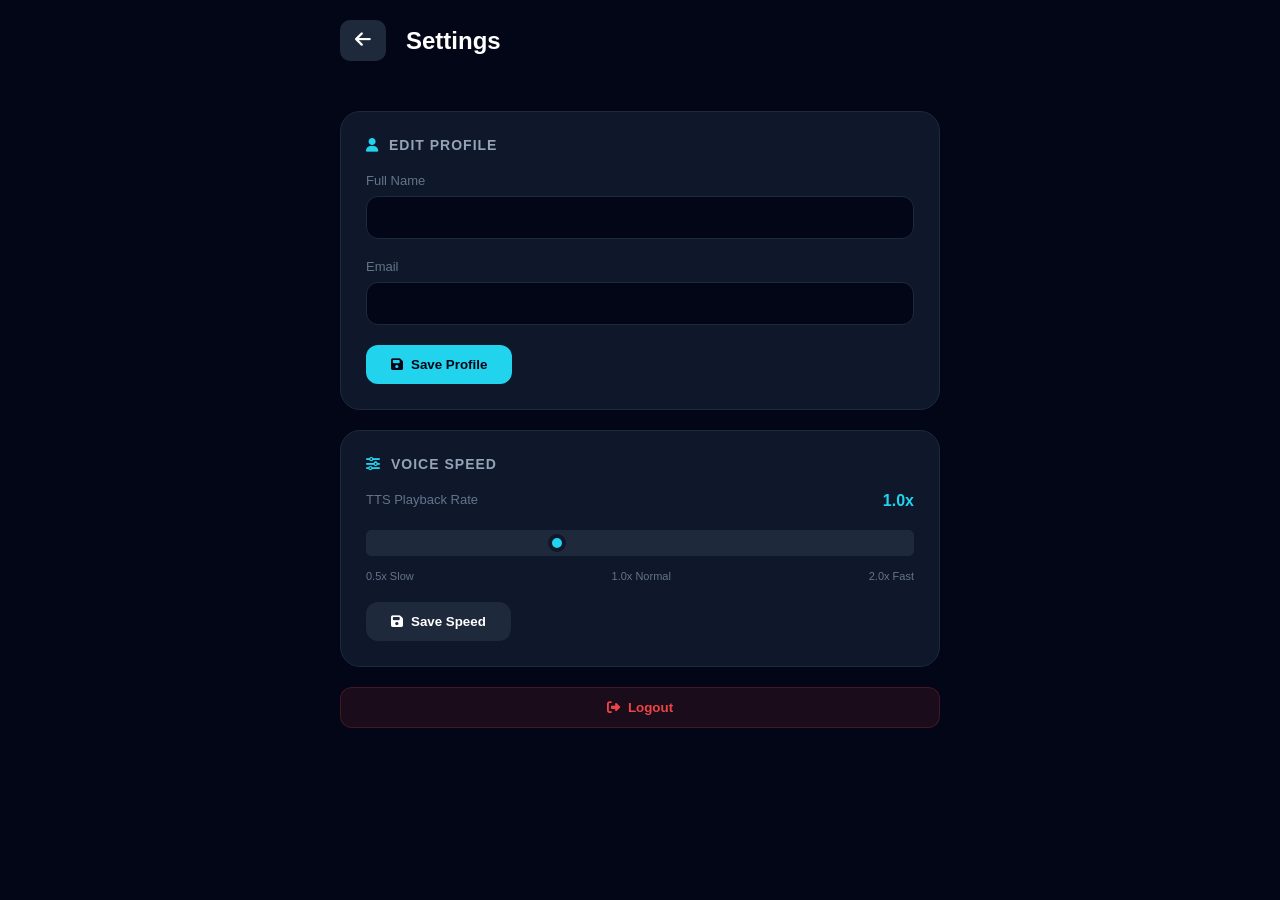
<file: setting.html>
<!DOCTYPE html>
<html lang="en">
<head>
  <meta charset="UTF-8">
  <meta name="viewport" content="width=device-width, initial-scale=1.0">
  <title>VocaMail - Settings</title>
  <link rel="stylesheet" href="https://cdnjs.cloudflare.com/ajax/libs/font-awesome/6.5.0/css/all.min.css">
  <style>
    /* Aapka original CSS - No Changes */
    * { margin: 0; padding: 0; box-sizing: border-box; font-family: 'Segoe UI', sans-serif; }
    body { background: #020617; color: white; min-height: 100vh; padding: 20px; }
    .header { display: flex; align-items: center; gap: 20px; margin-bottom: 30px; }
    .back-btn { background: #1e293b; border: none; color: white; padding: 10px 15px; border-radius: 10px; cursor: pointer; font-size: 18px; transition: 0.3s; }
    .back-btn:hover { background: #334155; }
    .header h2 { font-size: 24px; font-weight: 600; }
    .settings-container { max-width: 600px; margin: 0 auto; display: flex; flex-direction: column; gap: 20px; }
    .card { background: #0f172a; border: 1px solid #1e293b; border-radius: 20px; padding: 25px; }
    .card-title { display: flex; align-items: center; gap: 10px; color: #94a3b8; font-size: 14px; font-weight: bold; margin-bottom: 20px; text-transform: uppercase; letter-spacing: 1px; }
    .card-title i { color: #22d3ee; }
    .form-group { margin-bottom: 20px; }
    label { display: block; color: #64748b; font-size: 13px; margin-bottom: 8px; font-weight: 500; }
    input { width: 100%; background: #020617; border: 1px solid #1e293b; border-radius: 12px; padding: 12px 15px; color: white; font-size: 15px; outline: none; transition: 0.3s; }
    input:focus { border-color: #22d3ee; box-shadow: 0 0 10px rgba(34, 211, 238, 0.1); }
    .btn { background: #22d3ee; color: #020617; border: none; padding: 12px 25px; border-radius: 12px; font-weight: 600; cursor: pointer; display: flex; align-items: center; gap: 8px; transition: 0.3s; }
    .btn:hover { transform: translateY(-2px); box-shadow: 0 5px 15px rgba(34, 211, 238, 0.3); }
    .btn-outline { background: #1e293b; color: white; }
    .btn-danger { width: 100%; background: rgba(239, 68, 68, 0.1); color: #ef4444; border: 1px solid rgba(239, 68, 68, 0.2); justify-content: center; margin-bottom: 50px; }
    .slider-header { display: flex; justify-content: space-between; margin-bottom: 15px; }
    .rate-value { color: #22d3ee; font-weight: bold; }
    input[type="range"] { -webkit-appearance: none; height: 6px; background: #1e293b; border-radius: 5px; width: 100%; }
    input[type="range"]::-webkit-slider-thumb { -webkit-appearance: none; width: 18px; height: 18px; background: #22d3ee; border-radius: 50%; cursor: pointer; border: 4px solid #0f172a; }
    .slider-labels { display: flex; justify-content: space-between; color: #64748b; font-size: 11px; margin-top: 10px; }
  </style>
</head>
<body>

  <div class="settings-container">
    <div class="header">
      <button class="back-btn" onclick="window.location.href='dashboard.html'">
        <i class="fas fa-arrow-left"></i>
      </button>
      <h2>Settings</h2>
    </div>

    <div class="card">
      <div class="card-title"><i class="fas fa-user"></i> Edit Profile</div>
      <div class="form-group">
        <label>Full Name</label>
        <input type="text" id="prof-name">
      </div>
      <div class="form-group">
        <label>Email</label>
        <input type="email" id="prof-email" readonly style="color: #64748b; cursor: not-allowed;">
      </div>
      <button class="btn" onclick="saveProfile()"><i class="fas fa-save"></i> Save Profile</button>
    </div>

    <div class="card">
      <div class="card-title"><i class="fas fa-sliders-h"></i> Voice Speed</div>
      <div class="slider-header">
        <label>TTS Playback Rate</label>
        <span class="rate-value" id="speedVal">1.0x</span>
      </div>
      <input type="range" min="0.5" max="2.0" step="0.1" value="1.0" id="speedRange">
      <div class="slider-labels">
        <span>0.5x Slow</span>
        <span>1.0x Normal</span>
        <span>2.0x Fast</span>
      </div>
      <button class="btn btn-outline" style="margin-top:20px;" onclick="saveVoiceSettings()"><i class="fas fa-save"></i> Save Speed</button>
    </div>

    <button class="btn btn-danger" onclick="logout()">
      <i class="fas fa-sign-out-alt"></i> Logout
    </button>
  </div>

  <script>
    // --- Safe Initialization ---
    document.addEventListener('DOMContentLoaded', function() {
        // User data fill karein
        const userData = localStorage.getItem('currentUser');
        if (userData) {
            const user = JSON.parse(userData);
            if(document.getElementById('prof-name')) document.getElementById('prof-name').value = user.name || "";
            if(document.getElementById('prof-email')) document.getElementById('prof-email').value = user.email || "";
        }

        // Voice speed load karein
        const savedSpeed = localStorage.getItem('voiceSpeed') || "1.0";
        const slider = document.getElementById('speedRange');
        const output = document.getElementById('speedVal');
        
        if (slider && output) {
            slider.value = savedSpeed;
            output.innerText = parseFloat(savedSpeed).toFixed(1) + "x";
            
            // Slider Logic (Live Update)
            slider.oninput = function() {
                output.innerHTML = parseFloat(this.value).toFixed(1) + "x";
            }
        }
    });

    // --- Save Profile ---
    function saveProfile() {
        const nameInput = document.getElementById('prof-name');
        if(!nameInput) return;

        const newName = nameInput.value.trim();
        if(!newName) return alert("Please enter a name.");

        let user = JSON.parse(localStorage.getItem('currentUser'));
        if(user) {
            user.name = newName;
            localStorage.setItem('currentUser', JSON.stringify(user));
            
            // Sync with all users list
            let allUsers = JSON.parse(localStorage.getItem('users')) || [];
            allUsers = allUsers.map(u => u.email === user.email ? {...u, name: newName} : u);
            localStorage.setItem('users', JSON.stringify(allUsers));
            
            alert("Profile updated!");
        }
    }

    // --- Save Voice Speed ---
    function saveVoiceSettings() {
        const slider = document.getElementById('speedRange');
        if(slider) {
            localStorage.setItem('voiceSpeed', slider.value);
            alert("Speed saved: " + slider.value + "x");
        }
    }

    // --- Logout ---
    function logout() {
        if(confirm("Logout from VocaMail?")) {
            localStorage.removeItem('currentUser');
            window.location.href = 'index.html';
        }
    }
  </script>
</body>
</html>
</file>
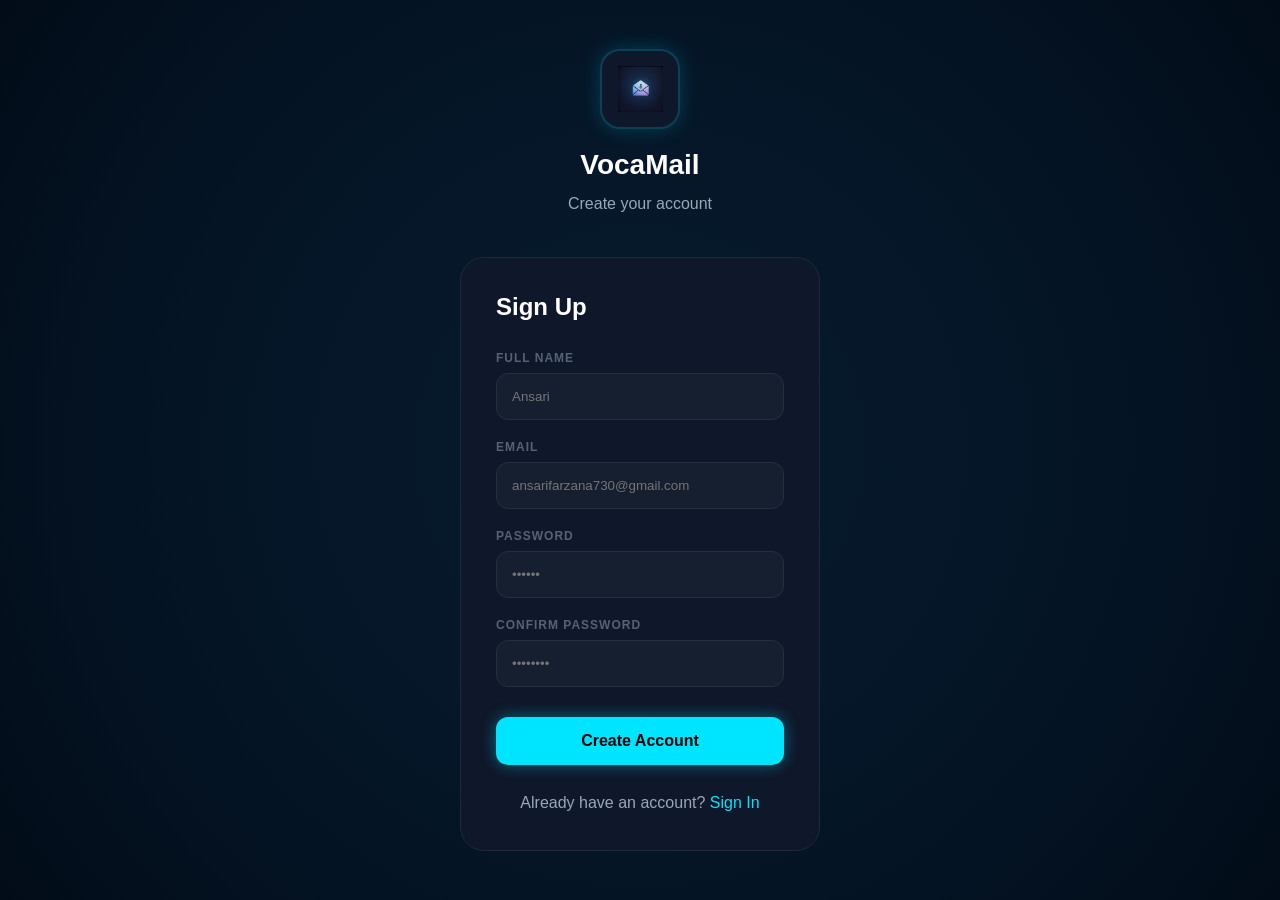
<file: signup.html>
<!DOCTYPE html>
<html lang="en">
<head>
    <meta charset="UTF-8">
    <title>VocaMail - Sign Up</title>
    <link rel="stylesheet" href="style.css"> 
</head>
<body>
    <div class="main-wrapper">
        <div class="header">
            <div class="logo-box">
                <img src="logo.png" alt="Logo">
            </div>
            <h1>VocaMail</h1>
            <p>Create your account</p>
        </div>

        <div class="login-card">
            <h2>Sign Up</h2>
            <form id="signupForm"> 
                <div class="input-group">
                    <label>FULL NAME</label>
                    <input type="text" id="fullName" placeholder="Ansari" required>
                </div>
                <div class="input-group">
                    <label>EMAIL</label>
                    <input type="email" id="email" placeholder="ansarifarzana730@gmail.com" required>
                </div>
                <div class="input-group">
                    <label>PASSWORD</label>
                    <input type="password" id="password" placeholder="••••••" required>
                </div>
                <div class="input-group">
                    <label>CONFIRM PASSWORD</label>
                    <input type="password" id="confirmPassword" placeholder="••••••••" required>
                </div>
                <button type="submit" class="sign-in-btn">Create Account</button>
            </form>
            <p class="footer-text">Already have an account? <a href="index.html">Sign In</a></p>
        </div>
    </div>

    <script>
        document.getElementById('signupForm').addEventListener('submit', function(e) {
            e.preventDefault(); // Page reload hone se rokne ke liye

            const name = document.getElementById('fullName').value;
            const email = document.getElementById('email').value;
            const pass = document.getElementById('password').value;
            const confirmPass = document.getElementById('confirmPassword').value;

            // 1. Password Check
            if (pass !== confirmPass) {
                alert("Passwords do not match!");
                return;
            }

            // 2. Pehle se saved users ko nikalna
            let users = JSON.parse(localStorage.getItem('users')) || [];

            // 3. Check karna ki email pehle se register toh nahi
            const userExists = users.find(u => u.email === email);
            if (userExists) {
                alert("This email is already registered. Please Sign In.");
                window.location.href = "index.html";
                return;
            }

            // 4. Naya user save karna
            const newUser = {
                name: name,
                email: email,
                password: pass
            };

            users.push(newUser);
            localStorage.setItem('users', JSON.stringify(users));

            alert("Account Created Successfully! Now please Login.");
            
            // Redirect to Login Page
            window.location.href = "index.html"; 
        });
    </script>
</body>
</html>
</file>
<file: style.css>
body {
    background-color: #050A18; /* Deep dark blue background */
    color: #FFFFFF;
    font-family: 'Inter', sans-serif;
    display: flex;
    justify-content: center;
    align-items: center;
    min-height: 100vh;
    margin: 0;
}

.main-wrapper {
    width: 100%;
    max-width: 400px;
    padding: 20px;
    text-align: center;
}

.logo-box {
    width: 80px;
    height: 80px;
    background: #0F172A;
    border: 2px solid #00E5FF33;
    border-radius: 20px;
    display: inline-flex;
    justify-content: center;
    align-items: center;
    margin-bottom: 20px;
    box-shadow: 0 0 20px rgba(0, 229, 255, 0.2);
}

.logo-box img { width: 45px; }

h1 { font-size: 32px; margin: 0; font-weight: bold; }

p { color: #8A92A6; font-size: 14px; margin-top: 5px; }

.login-card {
    background: #0F172A; /* Card background */
    padding: 35px;
    border-radius: 24px;
    border: 1px solid #1E293B;
    text-align: left;
    margin-top: 40px;
}

h2 { font-size: 24px; margin-bottom: 30px; }

.input-group { margin-bottom: 20px; }

label {
    display: block;
    color: #566375;
    font-size: 12px;
    font-weight: bold;
    margin-bottom: 8px;
    letter-spacing: 1px;
}

input {
    width: 100%;
    padding: 15px;
    background: #161F30;
    border: 1px solid #242F41;
    border-radius: 12px;
    color: white;
    box-sizing: border-box;
}

.sign-in-btn {
    width: 100%;
    padding: 15px;
    background: #00E5FF; /* Cyan button */
    border: none;
    border-radius: 12px;
    font-weight: bold;
    font-size: 16px;
    cursor: pointer;
    margin-top: 10px;
    box-shadow: 0 0 15px rgba(0, 229, 255, 0.4);
}

.footer-text { text-align: center; margin-top: 25px; }
.footer-text a { color: #00E5FF; text-decoration: none; }

.demo-info { font-size: 12px; color: #3A4452; margin-top: 30px; }

#splash {
    position: fixed;
    top: 0; left: 0;
    width: 100%; height: 100vh;
    background: #050A18;
    display: flex;
    flex-direction: column;
    justify-content: center;
    align-items: center;
    z-index: 100;
}

/* Loading Spinner */
.loader {
    width: 30px;
    height: 30px;
    border: 3px solid #1E293B;
    border-top: 3px solid #00E5FF;
    border-radius: 50%;
    animation: spin 1s linear infinite;
    margin-top: 20px;
}

@keyframes spin {
    0% { transform: rotate(0deg); }
    100% { transform: rotate(360deg); }
}
/* Reset */
* {
  margin: 0;
  padding: 0;
  box-sizing: border-box;
  font-family: 'Segoe UI', sans-serif;
}

body {
  background: radial-gradient(circle at center, #071c2f 0%, #041425 60%, #020c18 100%);
  color: #ffffff;
  min-height: 100vh;
  display: flex;
  flex-direction: column;
}

/* Navbar */
.navbar {
  width: 100%;
  height: 70px;
  background: rgba(15, 32, 54, 0.9);
  backdrop-filter: blur(10px);
  display: flex;
  align-items: center;
  justify-content: space-between;
  padding: 0 20px;
}

.nav-left i,
.nav-right i {
  font-size: 20px;
  cursor: pointer;
  color: #cbd5e1;
}

.nav-center {
  font-size: 20px;
  font-weight: 600;
  letter-spacing: 1px;
}

.nav-right {
  display: flex;
  align-items: center;
  gap: 20px;
}

.avatar {
  width: 40px;
  height: 40px;
  background: linear-gradient(135deg, #00d4ff, #007bff);
  border-radius: 50%;
  display: flex;
  align-items: center;
  justify-content: center;
  font-weight: bold;
  cursor: pointer;
}

/* Main Content */
.main-content {
  flex: 1;
  text-align: center;
  display: flex;
  flex-direction: column;
  justify-content: center;
  padding: 20px;
}

.mic-container {
  display: flex;
  justify-content: center;
  margin-bottom: 30px;
}

.mic-glow {
  width: 140px;
  height: 140px;
  background: rgba(0, 212, 255, 0.08);
  border-radius: 50%;
  display: flex;
  align-items: center;
  justify-content: center;
  position: relative;
  box-shadow: 0 0 40px rgba(0, 212, 255, 0.4),
              0 0 80px rgba(0, 212, 255, 0.2);
}

.mic-glow i {
  font-size: 50px;
  color: #00d4ff;
}

h1 {
  font-size: 28px;
  margin-bottom: 10px;
  font-weight: 600;
}

p {
  font-size: 16px;
  color: #9ca3af;
  max-width: 400px;
  margin: 0 auto;
  line-height: 1.6;
}

/* Floating Mic Button */
.floating-mic {
  position: fixed;
  bottom: 25px;
  right: 25px;
  width: 70px;
  height: 70px;
  background: linear-gradient(135deg, #00d4ff, #007bff);
  border: none;
  border-radius: 50%;
  color: white;
  font-size: 26px;
  cursor: pointer;
  box-shadow: 0 8px 25px rgba(0, 212, 255, 0.4);
  transition: 0.3s ease;
}

.floating-mic:hover {
  transform: scale(1.1);
}

/* Responsive */
@media (max-width: 768px) {

  .navbar {
    height: 60px;
    padding: 0 15px;
  }

  .nav-center {
    font-size: 18px;
  }

  .avatar {
    width: 35px;
    height: 35px;
    font-size: 14px;
  }

  .mic-glow {
    width: 110px;
    height: 110px;
  }

  .mic-glow i {
    font-size: 40px;
  }

  h1 {
    font-size: 22px;
  }

  p {
    font-size: 14px;
  }

  .floating-mic {
    width: 60px;
    height: 60px;
    font-size: 22px;
  }
}
/* Sidebar Setup */
.sidebar {
  position: fixed;
  top: 0;
  left: -300px; /* Screen se bahar */
  width: 280px;
  height: 100%;
  background: #0f172a; /* Dark theme color */
  z-index: 2000;
  transition: 0.3s ease;
  padding: 20px;
  display: flex;
  flex-direction: column;
}

.sidebar.active {
  left: 0; /* Click karne par dikhega */
}

.sidebar-header {
  display: flex;
  justify-content: space-between;
  align-items: center;
  color: #00d4ff;
  margin-bottom: 25px;
}

#close-btn { cursor: pointer; font-size: 20px; color: #9ca3af; }

/* Sidebar User Section */
.user-card-sidebar {
  background: #1e293b;
  padding: 12px;
  border-radius: 10px;
  display: flex;
  align-items: center;
  gap: 10px;
  margin-bottom: 20px;
}

.avatar-sidebar {
  width: 40px; height: 40px;
  background: #007bff;
  border-radius: 50%;
  display: flex; align-items: center; justify-content: center;
  font-weight: bold; font-size: 14px;
}

.user-info-sidebar strong { display: block; font-size: 13px; }
.user-info-sidebar span { font-size: 10px; color: #9ca3af; }

/* Sidebar Links */
.menu-links a {
  display: flex;
  align-items: center;
  gap: 12px;
  padding: 12px;
  color: #cbd5e1;
  text-decoration: none;
  border-radius: 8px;
  font-size: 15px;
  margin-bottom: 5px;
}

.menu-links a:hover, .menu-links a.active {
  background: rgba(0, 212, 255, 0.1);
  color: #00d4ff;
}

.menu-divider { height: 1px; background: #1e293b; margin: 15px 0; }
.logout-link { color: #ff4d4d !important; }

/* Overlay background darker */
.sidebar-overlay {
  position: fixed;
  top: 0; left: 0; width: 100%; height: 100%;
  background: rgba(0,0,0,0.7);
  display: none;
  z-index: 1500;
}
.sidebar-overlay.active { display: block; }
/* Sidebar Main Style */
.sidebar {
  position: fixed;
  top: 0;
  left: -300px; /* Shuru mein bahar */
  width: 280px;
  height: 100%;
  background: #0f172a; /* Dark Blue Navy */
  z-index: 2000;
  transition: 0.3s ease;
  padding: 20px;
  display: flex;
  flex-direction: column;
}

.sidebar.active {
  left: 0; /* Menu dabane par andar aayega */
}

.sidebar-header {
  display: flex;
  justify-content: space-between;
  align-items: center;
  color: #22d3ee;
  margin-bottom: 20px;
}

/* Compose Button Styling */
.compose-btn {
  background: #22d3ee;
  color: #020617;
  border: none;
  padding: 12px;
  border-radius: 12px;
  font-weight: bold;
  margin-bottom: 20px;
  cursor: pointer;
  display: flex;
  align-items: center;
  justify-content: center;
  gap: 10px;
}

/* User Card Section */
.user-card-sidebar {
  background: rgba(30, 41, 59, 0.5);
  padding: 12px;
  border-radius: 12px;
  display: flex;
  align-items: center;
  gap: 12px;
  margin-bottom: 20px;
  border: 1px solid rgba(255,255,255,0.05);
}

.avatar-sidebar {
  width: 40px; height: 40px;
  background: #0891b2;
  border-radius: 50%;
  display: flex; align-items: center; justify-content: center;
  font-weight: bold; font-size: 14px;
}

.user-info-sidebar strong { display: block; font-size: 13px; color: white; }
.user-info-sidebar span { font-size: 10px; color: #94a3b8; }

/* Menu Links */
.menu-links a {
  display: flex;
  align-items: center;
  gap: 12px;
  padding: 12px;
  color: #94a3b8;
  text-decoration: none;
  border-radius: 10px;
  margin-bottom: 5px;
  transition: 0.2s;
}

.menu-links a:hover, .menu-links a.active {
  background: rgba(34, 211, 238, 0.1);
  color: #22d3ee;
}

.menu-divider { height: 1px; background: #1e293b; margin: 15px 0; }
.logout-link { color: #f87171 !important; }

/* Overlay */
.sidebar-overlay {
  position: fixed;
  top: 0; left: 0; width: 100%; height: 100%;
  background: rgba(0,0,0,0.7);
  display: none;
  z-index: 1500;
}
.sidebar-overlay.active { display: block; }
/* ===== GLOBAL ===== */
*{
margin:0;
padding:0;
box-sizing:border-box;
font-family:Segoe UI, sans-serif;
}

body{
background: radial-gradient(circle at center,#071c2f 0%,#041425 60%,#020c18 100%);
color:white;
min-height:100vh;
display:flex;
flex-direction:column;
}

/* ===== NAVBAR ===== */
.navbar{
height:70px;
background:#0c2238;
display:flex;
align-items:center;
justify-content:space-between;
padding:0 25px;
}

.nav-left i,
.nav-right i{
font-size:20px;
color:#cfd8e3;
cursor:pointer;
}

.nav-title{
font-size:20px;
font-weight:600;
}

.nav-right{
display:flex;
align-items:center;
gap:20px;
}

.avatar{
width:40px;
height:40px;
background:linear-gradient(135deg,#00d4ff,#007bff);
border-radius:50%;
display:flex;
align-items:center;
justify-content:center;
font-weight:bold;
}

/* ===== MAIN CONTENT ===== */
.main-content{
flex:1;
display:flex;
justify-content:center;
align-items:center;
text-align:center;
padding:20px;
}

.center-box{
max-width:450px;
}

.mic-glow{
width:150px;
height:150px;
margin:auto;
margin-bottom:30px;
border-radius:50%;
display:flex;
align-items:center;
justify-content:center;
background:#00d4ff15;
box-shadow:0 0 40px #00d4ff70,
            0 0 80px #00d4ff40;
}

.mic-glow i{
font-size:50px;
color:#00d4ff;
}

h1{
font-size:28px;
margin-bottom:10px;
}

p{
color:#9aa8b6;
line-height:1.6;
}

/* ===== FLOATING BUTTON ===== */
.floating-mic{
position:fixed;
bottom:25px;
right:25px;
width:70px;
height:70px;
border-radius:50%;
border:none;
background:linear-gradient(135deg,#00d4ff,#007bff);
color:white;
font-size:26px;
cursor:pointer;
box-shadow:0 8px 25px #00d4ff70;
transition:0.3s;
}

.floating-mic:hover{
transform:scale(1.1);
}

/* ===== RESPONSIVE ===== */
@media(max-width:768px){

.navbar{
height:60px;
padding:0 15px;
}

.nav-title{
font-size:18px;
}

.mic-glow{
width:120px;
height:120px;
}

.mic-glow i{
font-size:40px;
}

h1{
font-size:22px;
}

.floating-mic{
width:60px;
height:60px;
font-size:22px;
}
}
</file>
